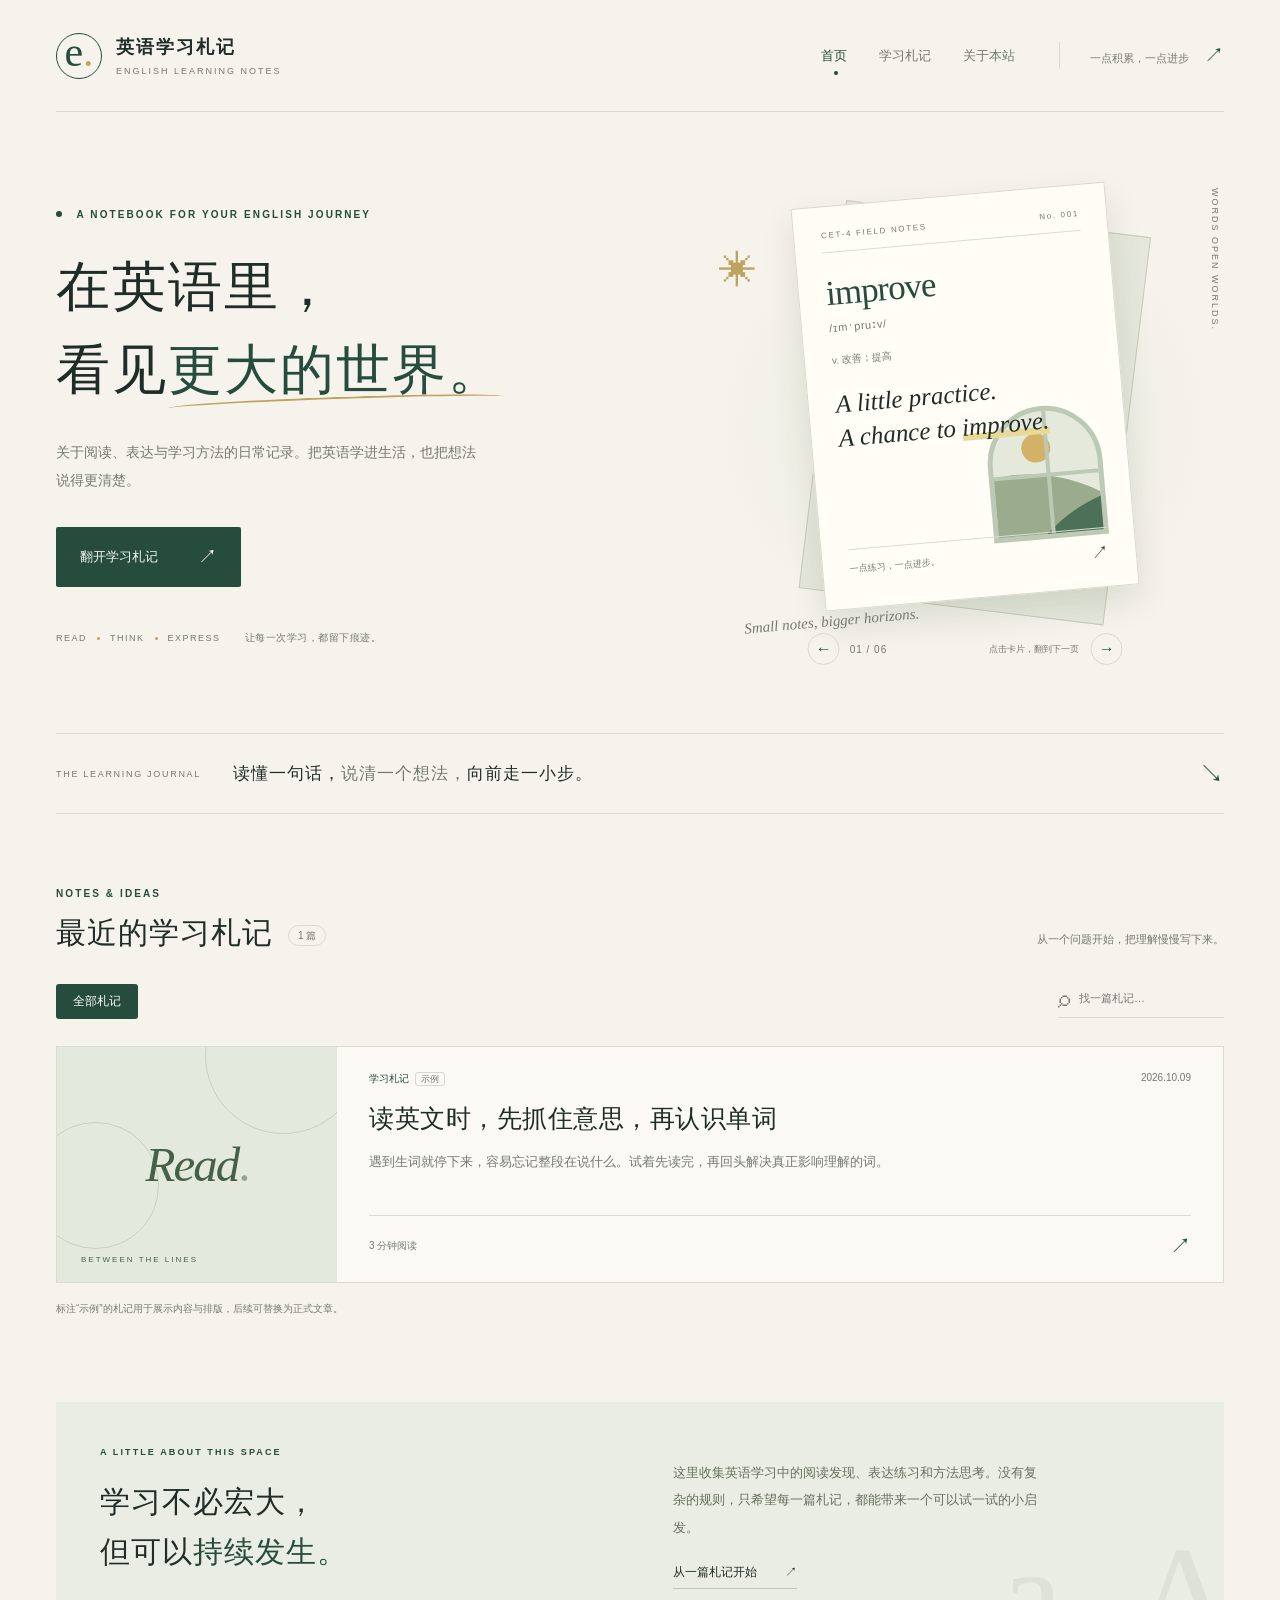
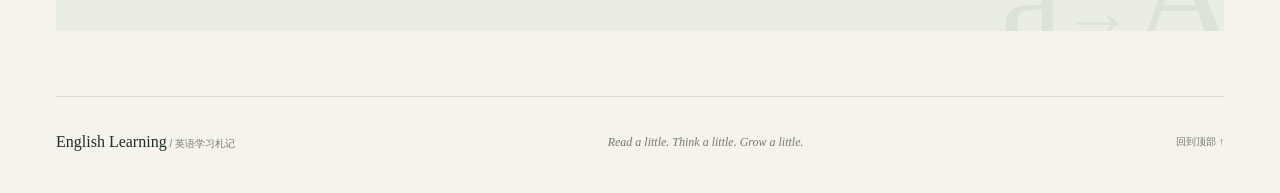
<file: docs/index.html>
<!doctype html>
<html lang="zh-CN">
<head>
  <meta charset="utf-8">
  <meta name="viewport" content="width=device-width, initial-scale=1">
  <meta name="description" content="关于阅读、表达与学习方法的日常记录。把英语学进生活，也把想法说得更清楚。">
  <meta name="theme-color" content="#f5f3ec">
  <title>英语学习札记 · English Learning</title>
  <link rel="icon" href="./assets/favicon.svg" type="image/svg+xml">
  <link rel="stylesheet" href="./assets/style.css">
  <script src="./assets/site.js" defer></script>
</head>
<body>
  <a class="skip-link" href="#main">跳到正文</a>
  <header class="site-header wrap">
    <a class="brand" href="./" aria-label="英语学习札记 首页"><span class="brand-mark" aria-hidden="true">e<span>.</span></span><span><strong>英语学习札记</strong><small>ENGLISH LEARNING NOTES</small></span></a>
    <nav aria-label="主导航"><a href="./" aria-current="page">首页</a><a href="./#articles">学习札记</a><a href="./#about">关于本站</a></nav>
    <span class="header-note">一点积累，一点进步 <span aria-hidden="true">↗</span></span>
  </header>
  <main id="main"><section class="hero wrap" aria-labelledby="hero-title">
  <div class="hero-copy"><p class="eyebrow"><span class="tiny-dot"></span> A NOTEBOOK FOR YOUR ENGLISH JOURNEY</p><h1 id="hero-title">在英语里，<br>看见<span class="hero-emphasis">更大的世界。</span></h1><p class="hero-description">关于阅读、表达与学习方法的日常记录。把英语学进生活，也把想法说得更清楚。</p><a class="button" href="#articles">翻开学习札记 <span aria-hidden="true">↗</span></a><div class="hero-footnote"><span>READ</span><i></i><span>THINK</span><i></i><span>EXPRESS</span><small>让每一次学习，都留下痕迹。</small></div></div>
  <div class="notebook-scene" role="group" aria-label="四级常用词翻页卡">
  <span class="scene-label">WORDS OPEN WORLDS.</span>
  <div class="paper-back" aria-hidden="true"></div>
  <button class="notebook-paper word-card" id="word-card" type="button" data-theme="sage" aria-busy="false" aria-label="翻到下一个单词；当前单词 improve" title="点击卡片，翻到下一页">
    <span class="paper-heading"><span>CET-4 FIELD NOTES</span><span id="word-number">No. 001</span></span>
    <span class="paper-rule"></span>
    <span class="paper-word"><strong id="word-term" lang="en">improve</strong><span id="word-phonetic">/ɪmˈpruːv/</span></span>
    <span class="paper-meaning" id="word-meaning">v. 改善；提高</span>
    <span class="paper-example" lang="en"><span class="example-line" id="word-line-one">A little practice.</span><span class="example-line"><span id="word-line-two">A chance to </span><span class="word-highlight" id="word-highlight">improve.</span></span></span>
    <span class="window-art" aria-hidden="true"><span class="sun"></span><span class="hill hill-back"></span><span class="hill hill-front"></span><span class="window-frame"></span></span>
    <span class="paper-bottom"><span id="word-caption">一点练习，一点进步。</span><span aria-hidden="true">↗</span></span>
  </button>
  <span class="scene-caption">Small notes, bigger horizons.</span><span class="scene-spark" aria-hidden="true">✳</span>
  <div class="word-controls"><button id="previous-word" class="word-arrow" type="button" aria-label="上一个单词">←</button><span class="word-progress" id="word-progress">01 / 06</span><span class="word-hint">点击卡片，翻到下一页</span><button id="next-word" class="word-arrow" type="button" aria-label="下一个单词">→</button></div>
  <p id="word-announcement" class="sr-only" role="status" aria-live="polite" aria-atomic="true"></p>
</div>
<script id="word-data" type="application/json">[{"word": "improve", "phonetic": "/ɪmˈpruːv/", "meaning": "v. 改善；提高", "line_one": "A little practice.", "line_two": "A chance to ", "highlight": "improve.", "caption": "一点练习，一点进步。", "theme": "sage"}, {"word": "benefit", "phonetic": "/ˈbenɪfɪt/", "meaning": "v. 受益；n. 益处", "line_one": "Read a little.", "line_two": "Learn and ", "highlight": "benefit.", "caption": "每次阅读，都有一点收获。", "theme": "gold"}, {"word": "challenge", "phonetic": "/ˈtʃælɪndʒ/", "meaning": "n. 挑战；v. 向……挑战", "line_one": "One small step.", "line_two": "A new ", "highlight": "challenge.", "caption": "走出一小步，迎接新挑战。", "theme": "blue"}, {"word": "opportunity", "phonetic": "/ˌɒpəˈtjuːnəti/", "meaning": "n. 机会；时机", "line_one": "A new day.", "line_two": "A new ", "highlight": "opportunity.", "caption": "新的一天，也是新的机会。", "theme": "rose"}, {"word": "achieve", "phonetic": "/əˈtʃiːv/", "meaning": "v. 实现；达成", "line_one": "Set a small goal.", "line_two": "Then ", "highlight": "achieve it.", "caption": "从一个小目标，走向一次实现。", "theme": "olive"}, {"word": "develop", "phonetic": "/dɪˈveləp/", "meaning": "v. 发展；培养", "line_one": "Make time to read.", "line_two": "Let ideas ", "highlight": "develop.", "caption": "给阅读一点时间，让想法生长。", "theme": "lavender"}]</script>

</section>
<div class="manifesto wrap"><span class="manifesto-label">THE LEARNING JOURNAL</span><p>读懂一句话，<span>说清一个想法，</span>向前走一小步。</p><span class="manifesto-arrow" aria-hidden="true">↘</span></div>
<section class="articles-section wrap" id="articles" aria-labelledby="articles-title"><div class="section-heading"><div><p class="eyebrow">NOTES & IDEAS</p><h2 id="articles-title">最近的学习札记<span class="article-count">1 篇</span></h2></div><p class="section-note">从一个问题开始，把理解慢慢写下来。</p></div>
  <div class="article-tools"><span class="all-notes-label">全部札记</span><label class="search"><span aria-hidden="true">⌕</span><span class="sr-only">搜索文章标题和摘要</span><input id="article-search" type="search" placeholder="找一篇札记…" autocomplete="off"></label></div>
  <div class="article-grid" id="article-grid"><article class="article-card" data-search="读英文时，先抓住意思，再认识单词 遇到生词就停下来，容易忘记整段在说什么。试着先读完，再回头解决真正影响理解的词。">
<div class="card-art art-reading" aria-hidden="true"><span class="art-word">Read<span>.</span></span><span class="art-caption">BETWEEN THE LINES</span></div>
<div class="card-body"><div class="card-meta"><span class="card-label">学习札记<span class="sample-badge">示例</span></span><time datetime="2026-10-09">2026.10.09</time></div>
<h3><a href="posts/read-for-meaning/">读英文时，先抓住意思，再认识单词</a></h3><p>遇到生词就停下来，容易忘记整段在说什么。试着先读完，再回头解决真正影响理解的词。</p><div class="card-footer"><span>3 分钟阅读</span><span aria-hidden="true">↗</span></div></div></article></div><p id="empty-results" class="empty-results" hidden>没有找到相关札记，换个关键词试试。</p><p class="sample-notice">标注“示例”的札记用于展示内容与排版，后续可替换为正式文章。</p>
</section>
<section class="about-panel wrap" id="about" aria-labelledby="about-title"><div class="about-intro"><p class="eyebrow">A LITTLE ABOUT THIS SPACE</p><h2 id="about-title">学习不必宏大，<br>但可以<span>持续发生。</span></h2></div><div class="about-copy"><p>这里收集英语学习中的阅读发现、表达练习和方法思考。没有复杂的规则，只希望每一篇札记，都能带来一个可以试一试的小启发。</p><a href="#articles">从一篇札记开始 <span aria-hidden="true">↗</span></a></div><span class="about-decoration" aria-hidden="true">a<span>→</span>A</span></section>
</main>
  <footer class="site-footer wrap"><a class="footer-brand" href="./">English Learning<span> / 英语学习札记</span></a><p>Read a little. Think a little. Grow a little.</p><a href="./#main">回到顶部 ↑</a></footer>
</body>
</html>
</file>
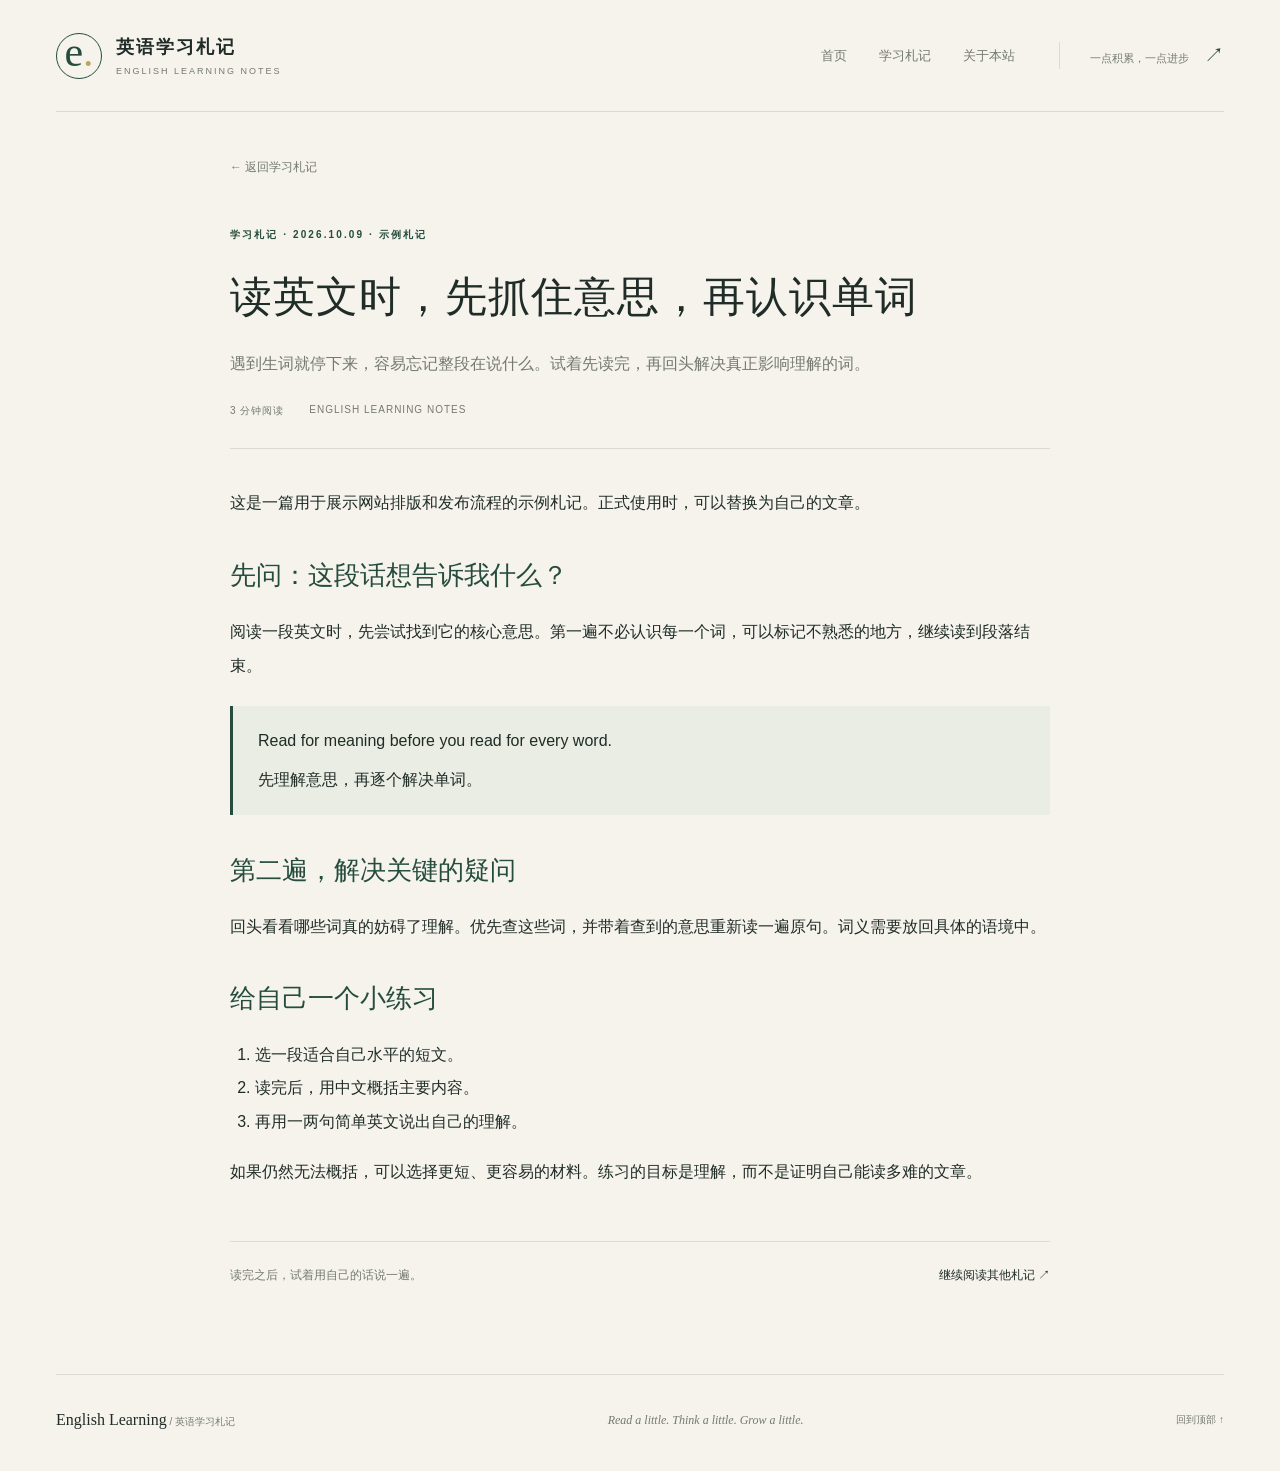
<file: docs/posts/read-for-meaning/index.html>
<!doctype html>
<html lang="zh-CN">
<head>
  <meta charset="utf-8">
  <meta name="viewport" content="width=device-width, initial-scale=1">
  <meta name="description" content="遇到生词就停下来，容易忘记整段在说什么。试着先读完，再回头解决真正影响理解的词。">
  <meta name="theme-color" content="#f5f3ec">
  <title>读英文时，先抓住意思，再认识单词 · 英语学习札记</title>
  <link rel="icon" href="../../assets/favicon.svg" type="image/svg+xml">
  <link rel="stylesheet" href="../../assets/style.css">
  <script src="../../assets/site.js" defer></script>
</head>
<body>
  <a class="skip-link" href="#main">跳到正文</a>
  <header class="site-header wrap">
    <a class="brand" href="../../" aria-label="英语学习札记 首页"><span class="brand-mark" aria-hidden="true">e<span>.</span></span><span><strong>英语学习札记</strong><small>ENGLISH LEARNING NOTES</small></span></a>
    <nav aria-label="主导航"><a href="../../" >首页</a><a href="../../#articles">学习札记</a><a href="../../#about">关于本站</a></nav>
    <span class="header-note">一点积累，一点进步 <span aria-hidden="true">↗</span></span>
  </header>
  <main id="main"><article class="article-page wrap"><a class="back-link" href="../../#articles">← 返回学习札记</a><header class="post-header"><p class="eyebrow">学习札记 · 2026.10.09 · 示例札记</p><h1>读英文时，先抓住意思，再认识单词</h1><p class="post-summary">遇到生词就停下来，容易忘记整段在说什么。试着先读完，再回头解决真正影响理解的词。</p><div class="post-meta"><span>3 分钟阅读</span><span>ENGLISH LEARNING NOTES</span></div></header><div class="post-body"><p>这是一篇用于展示网站排版和发布流程的示例札记。正式使用时，可以替换为自己的文章。</p>
<h2>先问：这段话想告诉我什么？</h2>
<p>阅读一段英文时，先尝试找到它的核心意思。第一遍不必认识每一个词，可以标记不熟悉的地方，继续读到段落结束。</p>
<blockquote><p lang="en">Read for meaning before you read for every word.</p><p>先理解意思，再逐个解决单词。</p></blockquote>
<h2>第二遍，解决关键的疑问</h2>
<p>回头看看哪些词真的妨碍了理解。优先查这些词，并带着查到的意思重新读一遍原句。词义需要放回具体的语境中。</p>
<h2>给自己一个小练习</h2>
<ol><li>选一段适合自己水平的短文。</li><li>读完后，用中文概括主要内容。</li><li>再用一两句简单英文说出自己的理解。</li></ol>
<p>如果仍然无法概括，可以选择更短、更容易的材料。练习的目标是理解，而不是证明自己能读多难的文章。</p>
</div><footer class="post-footer"><p>读完之后，试着用自己的话说一遍。</p><a href="../../#articles">继续阅读其他札记 ↗</a></footer></article>
</main>
  <footer class="site-footer wrap"><a class="footer-brand" href="../../">English Learning<span> / 英语学习札记</span></a><p>Read a little. Think a little. Grow a little.</p><a href="../../#main">回到顶部 ↑</a></footer>
</body>
</html>
</file>
<file: docs/assets/style.css>
@charset "UTF-8";
:root{--paper:#f5f3ec;--ink:#202c27;--green:#254c3d;--muted:#747a71;--line:#dadbd1;--gold:#bea35f;--serif:Georgia,"Noto Serif SC","Songti SC",SimSun,serif;--sans:Inter,"Segoe UI","PingFang SC","Microsoft YaHei",sans-serif}
*{box-sizing:border-box}html{scroll-behavior:smooth;scroll-padding-top:28px}body{margin:0;background:var(--paper);color:var(--ink);font-family:var(--sans);-webkit-font-smoothing:antialiased}a{color:inherit;text-decoration:none}button,input{font:inherit}button,a,input{-webkit-tap-highlight-color:transparent}a:focus-visible,button:focus-visible,input:focus-visible{outline:3px solid var(--gold);outline-offset:5px}button{cursor:pointer}button:disabled{cursor:default}[hidden]{display:none!important}.wrap{max-width:1240px;width:calc(100% - 112px);margin-inline:auto}.sr-only{position:absolute;width:1px;height:1px;overflow:hidden;clip:rect(0,0,0,0)}.skip-link{position:absolute;top:-100px;left:24px;padding:12px;background:var(--green);color:white;z-index:10}.skip-link:focus{top:12px}
.site-header{height:112px;display:flex;align-items:center;border-bottom:1px solid var(--line);gap:44px}.brand{display:flex;align-items:center;gap:14px}.brand-mark{height:46px;width:46px;border:1px solid var(--green);border-radius:50%;display:flex;align-items:center;justify-content:center;font:42px var(--serif);color:var(--green);padding-bottom:7px}.brand-mark span{color:var(--gold)}.brand strong{display:block;font-size:18px;letter-spacing:2px;font-weight:600}.brand small{display:block;font-size:9px;letter-spacing:2px;margin-top:7px;color:var(--muted)}nav{display:flex;gap:32px;margin-left:auto;font-size:13px}nav a{padding:10px 0;position:relative;color:var(--muted)}nav a:hover,nav [aria-current]{color:var(--green)}nav [aria-current]:after{content:"";position:absolute;bottom:0;left:50%;width:4px;height:4px;background:var(--green);border-radius:50%}.header-note{border-left:1px solid var(--line);padding-left:30px;font-size:11px;color:var(--muted)}.header-note span{margin-left:12px;font-size:20px;color:var(--green)}
.hero{display:grid;grid-template-columns:1.15fr 1fr;min-height:620px;align-items:center;gap:55px;padding-block:76px 70px}.eyebrow{font-size:10px;letter-spacing:2.1px;font-weight:600;color:var(--green);margin:0 0 22px;line-height:1.8}.tiny-dot{display:inline-block;background:var(--green);width:6px;height:6px;border-radius:50%;margin-right:10px;vertical-align:1px}.hero h1{font-family:var(--serif);font-size:clamp(36px,4.2vw,58px);letter-spacing:2px;font-weight:500;line-height:1.55;margin:0 0 25px}.hero-emphasis{color:var(--green);position:relative;white-space:nowrap}.hero-emphasis:after{content:"";position:absolute;left:0;right:0;bottom:-8px;height:9px;border-top:2px solid var(--gold);border-radius:50%;transform:rotate(-2deg)}.hero-description{max-width:420px;color:var(--muted);font-size:14px;line-height:2.05;margin:0 0 32px}.button{display:inline-flex;gap:40px;align-items:center;background:var(--green);color:#f9f8f3;padding:17px 24px;font-size:13px;border-radius:2px;transition:background .2s,transform .2s}.button:hover{background:#173b2d;transform:translateY(-2px)}.button span{font-size:19px}.hero-footnote{display:flex;align-items:center;gap:10px;margin-top:44px;color:var(--muted);font-size:9px;letter-spacing:1.5px}.hero-footnote i{width:3px;height:3px;background:var(--gold);border-radius:50%}.hero-footnote small{font-size:10px;letter-spacing:.5px;margin-left:14px}
.notebook-scene{height:455px;position:relative;display:flex;align-items:center;justify-content:center;background:radial-gradient(ellipse at center,#e6e8db 0,transparent 68%)}.scene-label{position:absolute;top:0;right:4px;font-size:9px;letter-spacing:2px;color:var(--muted);writing-mode:vertical-rl}.paper-back{position:absolute;width:307px;height:391px;background:#e5e7dc;border:1px solid #c8cbbb;transform:rotate(7deg) translate(10px,5px)}.notebook-paper{width:315px;height:404px;background:#fffdf6;border:1px solid #d9dacd;box-shadow:0 15px 32px #394c3120;transform:rotate(-5deg);padding:24px 27px;position:relative}.paper-heading{display:flex;justify-content:space-between;font-size:8px;letter-spacing:1.7px;color:var(--muted)}.paper-rule{border-top:1px solid #dadcce;margin-top:12px}.paper-word{font:35px var(--serif);color:var(--green);margin:21px 0 8px;letter-spacing:-1px}.paper-word span{display:block;font:11px var(--sans);color:var(--muted);letter-spacing:.5px;margin-top:7px}.paper-meaning{font-size:10px;color:var(--muted);margin:10px 0 20px}.paper-example{font:italic 25px/1.35 var(--serif);position:relative;z-index:1}.paper-example span{background:linear-gradient(transparent 75%,#e8d998 75%)}.window-art{position:absolute;right:25px;bottom:52px;width:115px;height:133px;border-radius:58px 58px 0 0;overflow:hidden;background:#e4e9dc;border:5px solid #bcc9b4}.sun{position:absolute;top:22px;left:30px;width:29px;height:29px;background:#d3b268;border-radius:50%}.hill{position:absolute;width:200px;height:120px;border-radius:50%}.hill-back{background:#9bab8e;top:66px;left:-49px;transform:rotate(17deg)}.hill-front{background:#4c7158;top:90px;left:15px;transform:rotate(-25deg)}.window-frame{position:absolute;left:50%;top:0;height:100%;width:4px;background:#bcc9b4}.window-frame:after{content:"";position:absolute;top:62px;left:-60px;width:120px;height:4px;background:#bcc9b4}.paper-bottom{position:absolute;bottom:22px;left:27px;right:27px;display:flex;justify-content:space-between;border-top:1px solid #dadcce;padding-top:13px;font-size:9px;color:var(--muted)}.paper-bottom span:last-child{font-size:17px;color:var(--green)}.scene-caption{position:absolute;bottom:0;left:38px;font:italic 15px var(--serif);color:var(--muted);transform:rotate(-5deg)}.scene-spark{position:absolute;left:13px;top:62px;color:var(--gold);font-size:38px}
.manifesto{display:flex;align-items:center;gap:32px;border-block:1px solid var(--line);padding-block:23px}.manifesto-label{font-size:9px;letter-spacing:1.7px;color:var(--muted)}.manifesto p{font-family:var(--serif);font-size:17px;letter-spacing:1px;margin:0}.manifesto p span{color:var(--muted)}.manifesto-arrow{margin-left:auto;color:var(--green);font-size:25px}.articles-section{padding-block:71px 76px}.section-heading{display:flex;align-items:end;justify-content:space-between;gap:24px}.section-heading .eyebrow{margin-bottom:10px}.section-heading h2{font-family:var(--serif);font-size:30px;font-weight:500;letter-spacing:1px;margin:0}.article-count{font-family:var(--sans);font-size:10px;letter-spacing:0;border:1px solid var(--line);border-radius:30px;padding:4px 9px;margin-left:15px;vertical-align:middle;color:var(--muted)}.section-note{color:var(--muted);font-size:11px;margin:0 0 7px}.article-tools{display:flex;justify-content:space-between;align-items:center;gap:20px;margin:30px 0 27px}.filters{display:flex;gap:7px;flex-wrap:wrap}.filter{border:1px solid transparent;color:var(--muted);padding:9px 17px;background:transparent;font-size:12px;border-radius:3px}.filter:hover{color:var(--green);background:#eceee4}.filter.active{background:var(--green);color:white}.search{display:flex;align-items:center;gap:9px;border-bottom:1px solid var(--line);padding-bottom:7px;color:var(--muted)}.search>span:first-child{font-size:24px;line-height:1}.search input{width:145px;background:transparent;border:0;color:var(--ink);font-size:11px;padding:5px 0}.search input:focus{outline-offset:3px}.article-grid{display:grid;grid-template-columns:repeat(3,minmax(0,1fr));gap:25px}.article-card{border:1px solid var(--line);background:#faf9f3;display:flex;flex-direction:column;min-width:0;transition:transform .2s,box-shadow .2s}.article-card:hover{transform:translateY(-4px);box-shadow:0 10px 25px #24372a0a}.card-art{height:170px;display:flex;align-items:center;justify-content:center;position:relative;overflow:hidden}.card-art:before{content:"";width:125px;height:125px;border:1px solid currentColor;opacity:.18;border-radius:50%;position:absolute;left:-25px;top:75px}.card-art:after{content:"";width:155px;height:155px;border:1px solid currentColor;opacity:.18;border-radius:50%;position:absolute;right:-25px;top:-70px}.art-reading{background:#e4e9dd;color:#456249}.art-writing{background:#efe7d5;color:#8d7649}.art-method{background:#e3e7e9;color:#596b74}.art-word{font:italic 49px var(--serif);letter-spacing:-2px}.art-word span{font-style:normal;color:inherit;opacity:.5}.art-caption{position:absolute;bottom:18px;left:24px;font-size:8px;letter-spacing:2px}.card-body{padding:23px 24px 17px;flex:1;display:flex;flex-direction:column}.card-meta{font-size:10px;color:var(--muted);display:flex;justify-content:space-between}.card-category{color:var(--green)}.sample-badge{font-size:9px;border:1px solid #d7d8ce;border-radius:3px;padding:1px 5px;margin-left:6px;color:var(--muted)}.card-body h3{font-family:var(--serif);font-weight:500;font-size:21px;line-height:1.65;margin:14px 0 10px;letter-spacing:.5px}.card-body h3 a:after{content:"";position:absolute;inset:0}.article-card{position:relative}.card-body>p{font-size:12px;line-height:1.95;color:var(--muted);margin:0 0 24px}.card-footer{display:flex;justify-content:space-between;align-items:center;margin-top:auto;padding-top:16px;border-top:1px solid var(--line);font-size:10px;color:var(--muted)}.card-footer span:last-child{font-size:21px;color:var(--green)}.empty-results{text-align:center;padding:50px;color:var(--muted);border:1px dashed var(--line);font-size:14px}.sample-notice{color:var(--muted);font-size:10px;margin-top:19px}.sample-notice:empty{display:none}
.about-panel{background:#e9ede3;position:relative;overflow:hidden;padding:42px 44px;display:grid;grid-template-columns:1fr 1fr;gap:65px}.about-intro .eyebrow{font-size:9px;margin-bottom:17px}.about-intro h2{font:500 30px/1.65 var(--serif);letter-spacing:1px;margin:0}.about-intro h2 span{color:var(--green)}.about-copy{position:relative;z-index:1;padding-top:15px}.about-copy p{font-size:13px;line-height:2.1;color:#66715f;max-width:375px;margin:0 0 21px}.about-copy a{font-size:12px;border-bottom:1px solid #bcc7b3;padding-bottom:7px;display:inline-block}.about-copy a span{margin-left:25px}.about-decoration{position:absolute;font:140px var(--serif);right:-10px;bottom:-45px;opacity:.06;color:var(--green)}.about-decoration span{font-size:70px}.site-footer{margin-top:65px;border-top:1px solid var(--line);padding-block:26px 31px;display:flex;align-items:center;justify-content:space-between;gap:20px}.footer-brand{font:16px var(--serif)}.footer-brand span{font:10px var(--sans);color:var(--muted)}.site-footer p{font:italic 12px var(--serif);color:var(--muted)}.site-footer>a:last-child{font-size:10px;color:var(--muted)}
.article-page{max-width:820px;padding-top:45px}.back-link{font-size:12px;color:var(--muted)}.post-header{padding-block:50px 30px;border-bottom:1px solid var(--line)}.post-header h1{font:500 42px/1.5 var(--serif);margin:0 0 20px;letter-spacing:1px}.post-summary{color:var(--muted);font-size:16px;line-height:1.9}.post-meta{display:flex;gap:25px;color:var(--muted);font-size:10px;margin-top:25px;letter-spacing:1px}.post-body{font-size:16px;line-height:2.1;padding-block:20px 35px;overflow-wrap:anywhere}.post-body h2{font:500 26px/1.7 var(--serif);margin:34px 0 12px;color:var(--green)}.post-body h3{font-size:19px;margin-top:28px}.post-body p{margin:17px 0}.post-body a{text-decoration:underline;text-underline-offset:4px;color:var(--green)}.post-body blockquote{margin:24px 0;padding:13px 25px;background:#e9ede3;border-left:3px solid var(--green)}.post-body blockquote p{margin:5px 0}.post-body ul,.post-body ol{padding-left:25px}.post-body img{display:block;max-width:100%;height:auto;margin:24px auto}.post-body table{display:block;overflow-x:auto;border-collapse:collapse;max-width:100%}.post-body td,.post-body th{border:1px solid var(--line);padding:8px 12px}.post-body pre{overflow-x:auto;padding:20px;background:#e9ede3}.post-footer{border-top:1px solid var(--line);padding-block:25px;display:flex;justify-content:space-between;gap:20px;font-size:12px}.post-footer p{color:var(--muted);margin:0}
@media(min-width:1500px){.hero{gap:90px}.hero h1{font-size:60px}}
@media(max-width:1050px){.wrap{width:calc(100% - 64px)}.header-note{display:none}.hero{gap:20px}.hero h1{font-size:42px}.hero-footnote small{display:none}.notebook-paper{width:280px;height:383px}.paper-back{width:275px;height:373px}.paper-word{font-size:32px}.paper-example{font-size:23px}.section-note{display:none}.article-grid{gap:17px}.card-body{padding:20px}.card-body h3{font-size:19px}.about-panel{gap:30px}.about-intro h2{font-size:27px}}
@media(max-width:760px){.wrap{width:calc(100% - 40px)}.site-header{height:91px;gap:15px}.brand{gap:10px}.brand strong{font-size:15px;letter-spacing:1px}.brand small{font-size:7px;letter-spacing:1px}.brand-mark{width:37px;height:37px;font-size:34px}nav{gap:17px;font-size:11px}nav a:last-child{display:none}.hero{grid-template-columns:1fr;padding-block:45px 34px;gap:35px}.hero h1{font-size:clamp(34px,7vw,45px);letter-spacing:1px}.hero .eyebrow{font-size:8px;letter-spacing:1.5px}.hero-description{font-size:13px;max-width:100%}.hero-footnote{margin-top:28px}.hero-footnote small{display:block;margin-left:auto;font-size:9px}.notebook-scene{height:390px;max-width:410px;width:100%;margin:auto}.notebook-paper{width:270px;height:353px;padding:20px 24px}.paper-back{width:268px;height:347px}.paper-word{margin-top:16px}.paper-example{font-size:22px}.paper-meaning{margin-bottom:15px}.window-art{width:92px;height:109px;bottom:49px}.paper-bottom{left:24px;right:24px;bottom:16px;font-size:8px}.scene-caption{left:7px;font-size:12px}.scene-spark{left:4px;top:38px;font-size:28px}.manifesto{gap:15px;padding-block:21px}.manifesto-label{display:none}.manifesto p{font-size:13px;letter-spacing:.3px}.manifesto-arrow{font-size:20px}.articles-section{padding-block:45px}.section-heading h2{font-size:25px}.article-tools{flex-wrap:wrap;margin-top:24px;gap:15px}.filters{gap:3px}.filter{font-size:11px;padding:9px 12px}.search{width:100%}.search input{width:100%}.article-grid{grid-template-columns:1fr;gap:24px}.card-art{height:180px}.card-body{padding:23px}.card-body h3{font-size:23px;margin-block:12px}.card-body>p{font-size:13px}.about-panel{grid-template-columns:1fr;padding:30px 25px;gap:15px}.about-intro h2{font-size:28px}.about-copy{padding-top:0}.about-copy p{max-width:100%}.site-footer{margin-top:43px;flex-wrap:wrap;padding-block:22px}.site-footer p{order:3;width:100%;margin:0;font-size:12px}.footer-brand{font-size:14px}.footer-brand span{font-size:9px}.article-page{padding-top:28px}.post-header{padding-top:35px}.post-header h1{font-size:30px}.post-summary{font-size:14px}.post-body{font-size:15px}.post-body h2{font-size:23px}.post-meta{gap:15px;font-size:9px}.post-footer{flex-direction:column}}
@media(prefers-reduced-motion:reduce){html{scroll-behavior:auto}*,*:before,*:after{transition:none!important}}

/* Clickable word notebook. Each page keeps the original paper-and-window design. */
.notebook-scene{height:475px;padding-bottom:38px;perspective:900px}
.word-card{display:flex;flex-direction:column;align-items:stretch;justify-content:flex-start;text-align:left;color:var(--ink);font-family:var(--sans);--sky:#e4e9dc;--frame:#bcc9b4;--hill:#4c7158;--far-hill:#9bab8e;--sun:#d3b268;--highlight:#e8d998;transform-origin:12% 50%;touch-action:manipulation}
.word-card:hover{box-shadow:0 18px 35px #394c312b}
.word-card .paper-rule,.word-card .paper-word,.word-card .paper-meaning,.word-card .paper-example,.word-card .example-line{display:block}
.word-card .paper-word strong{display:block;font:inherit;letter-spacing:-1px;font-weight:400}
.word-card .paper-example span{background:none}
.word-card .paper-example .word-highlight{background:linear-gradient(transparent 75%,var(--highlight) 75%)}
.word-card .window-art{background:var(--sky);border-color:var(--frame)}
.word-card .window-frame,.word-card .window-frame:after{background:var(--frame)}
.word-card .sun{background:var(--sun)}
.word-card .hill-front{background:var(--hill)}
.word-card .hill-back{background:var(--far-hill)}
.word-card[data-theme="gold"]{--sky:#f1eadb;--frame:#cfc0a0;--hill:#9b8456;--far-hill:#d0bd8e;--sun:#d9b564;--highlight:#ead9aa}
.word-card[data-theme="blue"]{--sky:#e3eaf0;--frame:#b1c5cd;--hill:#527c8b;--far-hill:#92b0be;--sun:#d7c090;--highlight:#d7e3e7}
.word-card[data-theme="rose"]{--sky:#efe3dd;--frame:#cbb7a6;--hill:#927466;--far-hill:#c5a291;--sun:#dcaf87;--highlight:#ecd5c6}
.word-card[data-theme="olive"]{--sky:#e9ebdb;--frame:#bfc5a4;--hill:#7c8854;--far-hill:#abb78e;--sun:#d6ba6d;--highlight:#e2e5bb}
.word-card[data-theme="lavender"]{--sky:#e8e5ed;--frame:#bfb9cc;--hill:#80758e;--far-hill:#b2a5be;--sun:#d3b88c;--highlight:#dfd8e9}
.scene-caption{bottom:33px}
.word-controls{position:absolute;bottom:-2px;left:50%;transform:translateX(-50%);width:315px;display:flex;align-items:center;gap:10px;color:var(--muted)}
.word-arrow{width:32px;height:32px;border:1px solid var(--line);border-radius:50%;background:transparent;color:var(--green);font-size:16px}
.word-arrow:hover{background:#e9ede3;border-color:#bbc7b4}
.word-progress{font-size:10px;letter-spacing:1px;font-variant-numeric:tabular-nums}
.word-hint{font-size:9px;margin-left:auto}.word-controls button:last-child{margin-left:2px}
.all-notes-label{display:inline-block;background:var(--green);color:white;padding:9px 17px;font-size:12px;border-radius:3px}
.article-grid{grid-template-columns:1fr}.article-card{display:grid;grid-template-columns:280px minmax(0,1fr)}
.card-art{height:100%;min-height:235px}.card-body{padding:25px 32px 22px}.card-body h3{font-size:25px;margin:12px 0 10px}.card-body>p{max-width:650px;font-size:13px;margin-bottom:20px}.card-label{color:var(--green)}
@media(max-width:1050px){.word-controls{width:280px}.article-card{grid-template-columns:230px minmax(0,1fr)}.card-body{padding:23px}.card-body h3{font-size:22px}}
@media(max-width:760px){.notebook-scene{height:420px;padding-bottom:40px}.word-controls{width:280px;bottom:-5px}.scene-caption{bottom:33px;left:12px}.article-card{grid-template-columns:1fr}.card-art{height:180px;min-height:0}.card-body{padding:23px}.card-body h3{font-size:23px}.word-card .paper-word{font-size:31px}}
</file>
